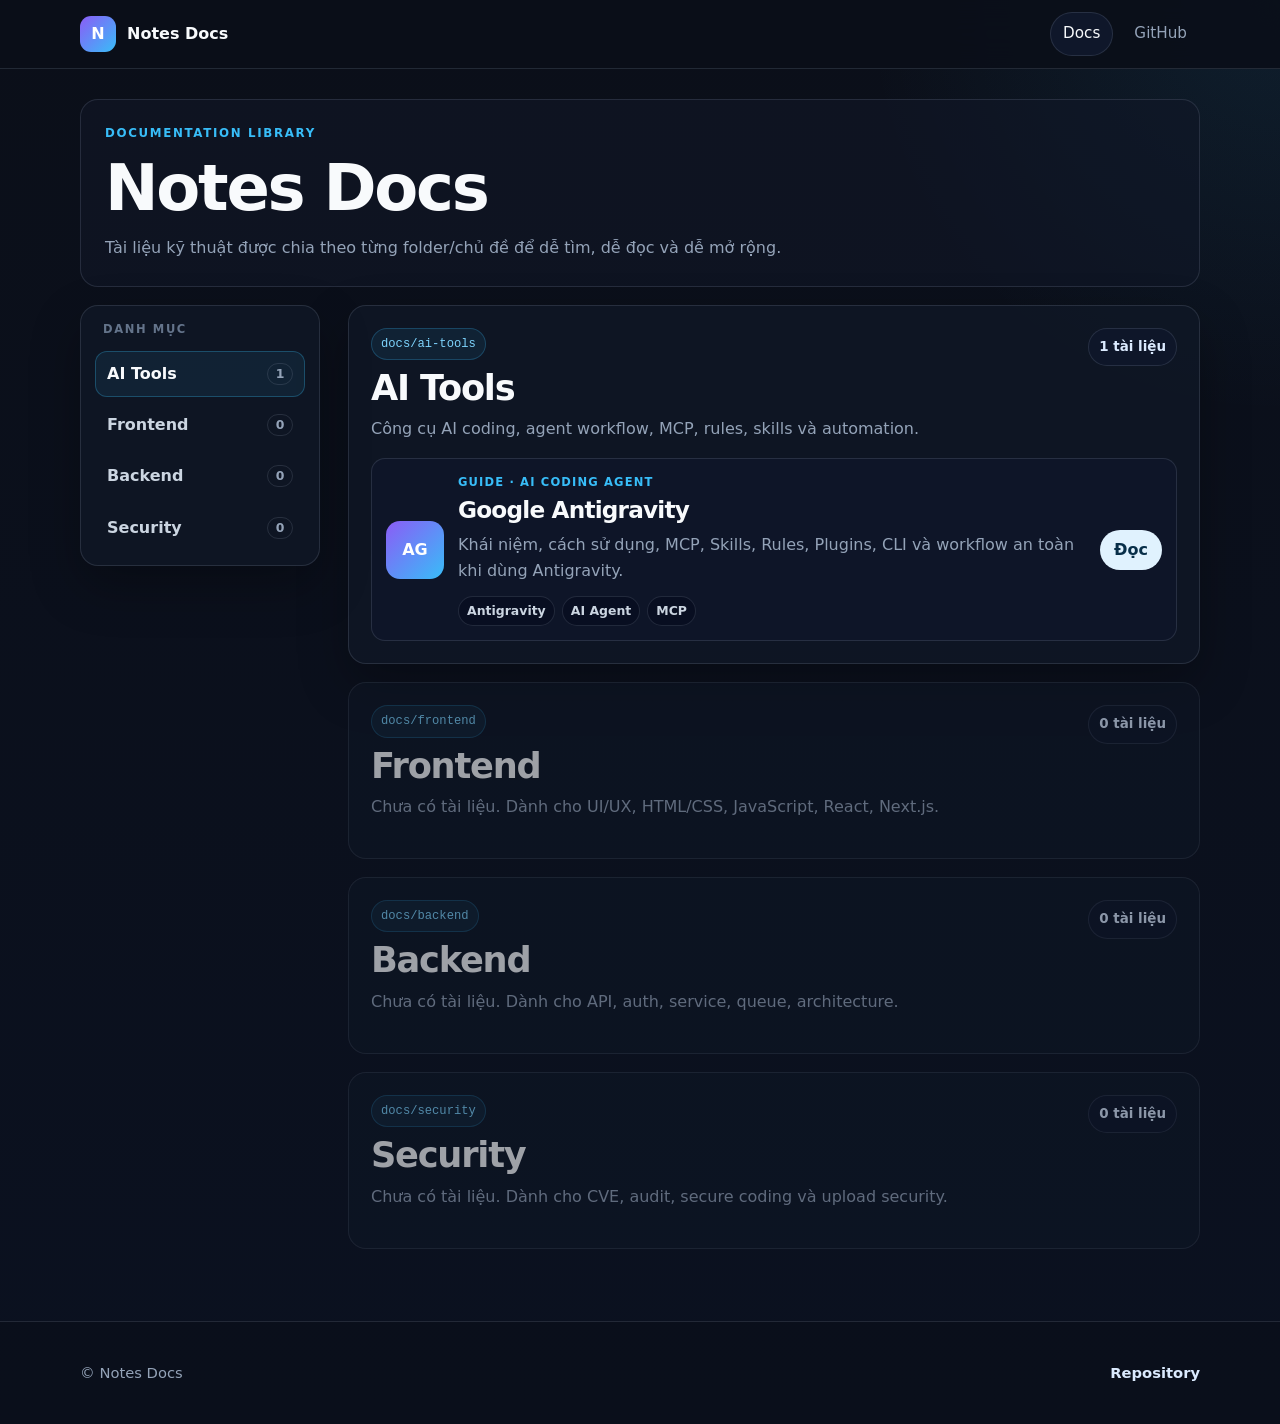
<file: index.html>
<!DOCTYPE html>
<html lang="vi">
<head>
  <meta charset="UTF-8" />
  <meta name="viewport" content="width=device-width, initial-scale=1.0" />
  <meta name="description" content="Kho tài liệu kỹ thuật cá nhân tổ chức theo từng thư mục." />
  <title>Notes Docs</title>
  <link rel="stylesheet" href="assets/css/styles.css" />
</head>
<body>
  <header class="site-header">
    <div class="container header-inner">
      <a class="brand" href="index.html" aria-label="Notes Docs Home">
        <span class="brand-mark">N</span>
        <span class="brand-text">Notes Docs</span>
      </a>
      <nav class="site-nav" aria-label="Điều hướng chính">
        <a href="index.html" aria-current="page">Docs</a>
        <a href="https://github.com/anhvu0510/notes" target="_blank" rel="noopener noreferrer">GitHub</a>
      </nav>
    </div>
  </header>

  <main class="docs-page">
    <div class="container">
      <section class="page-heading" aria-label="Giới thiệu thư viện">
        <p class="eyebrow">Documentation Library</p>
        <h1>Notes Docs</h1>
        <p>Tài liệu kỹ thuật được chia theo từng folder/chủ đề để dễ tìm, dễ đọc và dễ mở rộng.</p>
      </section>

      <div class="docs-layout">
        <aside class="docs-sidebar" aria-label="Danh mục tài liệu">
          <div class="sidebar-card">
            <p class="sidebar-title">Danh mục</p>
            <a class="sidebar-item active" href="#ai-tools">
              <span>AI Tools</span>
              <strong>1</strong>
            </a>
            <a class="sidebar-item" href="#frontend">
              <span>Frontend</span>
              <strong>0</strong>
            </a>
            <a class="sidebar-item" href="#backend">
              <span>Backend</span>
              <strong>0</strong>
            </a>
            <a class="sidebar-item" href="#security">
              <span>Security</span>
              <strong>0</strong>
            </a>
          </div>
        </aside>

        <section class="docs-content" aria-label="Nội dung thư viện">
          <section id="ai-tools" class="folder-group">
            <div class="folder-header">
              <div>
                <p class="folder-path">docs/ai-tools</p>
                <h2>AI Tools</h2>
                <p>Công cụ AI coding, agent workflow, MCP, rules, skills và automation.</p>
              </div>
              <span class="folder-total">1 tài liệu</span>
            </div>

            <div class="document-list">
              <article class="document-card">
                <div class="document-icon">AG</div>
                <div class="document-body">
                  <p class="document-type">Guide · AI Coding Agent</p>
                  <h3><a href="docs/ai-tools/antigravity-google.html">Google Antigravity</a></h3>
                  <p>Khái niệm, cách sử dụng, MCP, Skills, Rules, Plugins, CLI và workflow an toàn khi dùng Antigravity.</p>
                  <div class="document-tags" aria-label="Chủ đề tài liệu">
                    <span>Antigravity</span>
                    <span>AI Agent</span>
                    <span>MCP</span>
                  </div>
                </div>
                <a class="document-action" href="docs/ai-tools/antigravity-google.html">Đọc</a>
              </article>
            </div>
          </section>

          <section id="frontend" class="folder-group empty">
            <div class="folder-header">
              <div>
                <p class="folder-path">docs/frontend</p>
                <h2>Frontend</h2>
                <p>Chưa có tài liệu. Dành cho UI/UX, HTML/CSS, JavaScript, React, Next.js.</p>
              </div>
              <span class="folder-total">0 tài liệu</span>
            </div>
          </section>

          <section id="backend" class="folder-group empty">
            <div class="folder-header">
              <div>
                <p class="folder-path">docs/backend</p>
                <h2>Backend</h2>
                <p>Chưa có tài liệu. Dành cho API, auth, service, queue, architecture.</p>
              </div>
              <span class="folder-total">0 tài liệu</span>
            </div>
          </section>

          <section id="security" class="folder-group empty">
            <div class="folder-header">
              <div>
                <p class="folder-path">docs/security</p>
                <h2>Security</h2>
                <p>Chưa có tài liệu. Dành cho CVE, audit, secure coding và upload security.</p>
              </div>
              <span class="folder-total">0 tài liệu</span>
            </div>
          </section>
        </section>
      </div>
    </div>
  </main>

  <footer class="site-footer">
    <div class="container footer-inner">
      <p>© Notes Docs</p>
      <a href="https://github.com/anhvu0510/notes" target="_blank" rel="noopener noreferrer">Repository</a>
    </div>
  </footer>
</body>
</html>
</file>
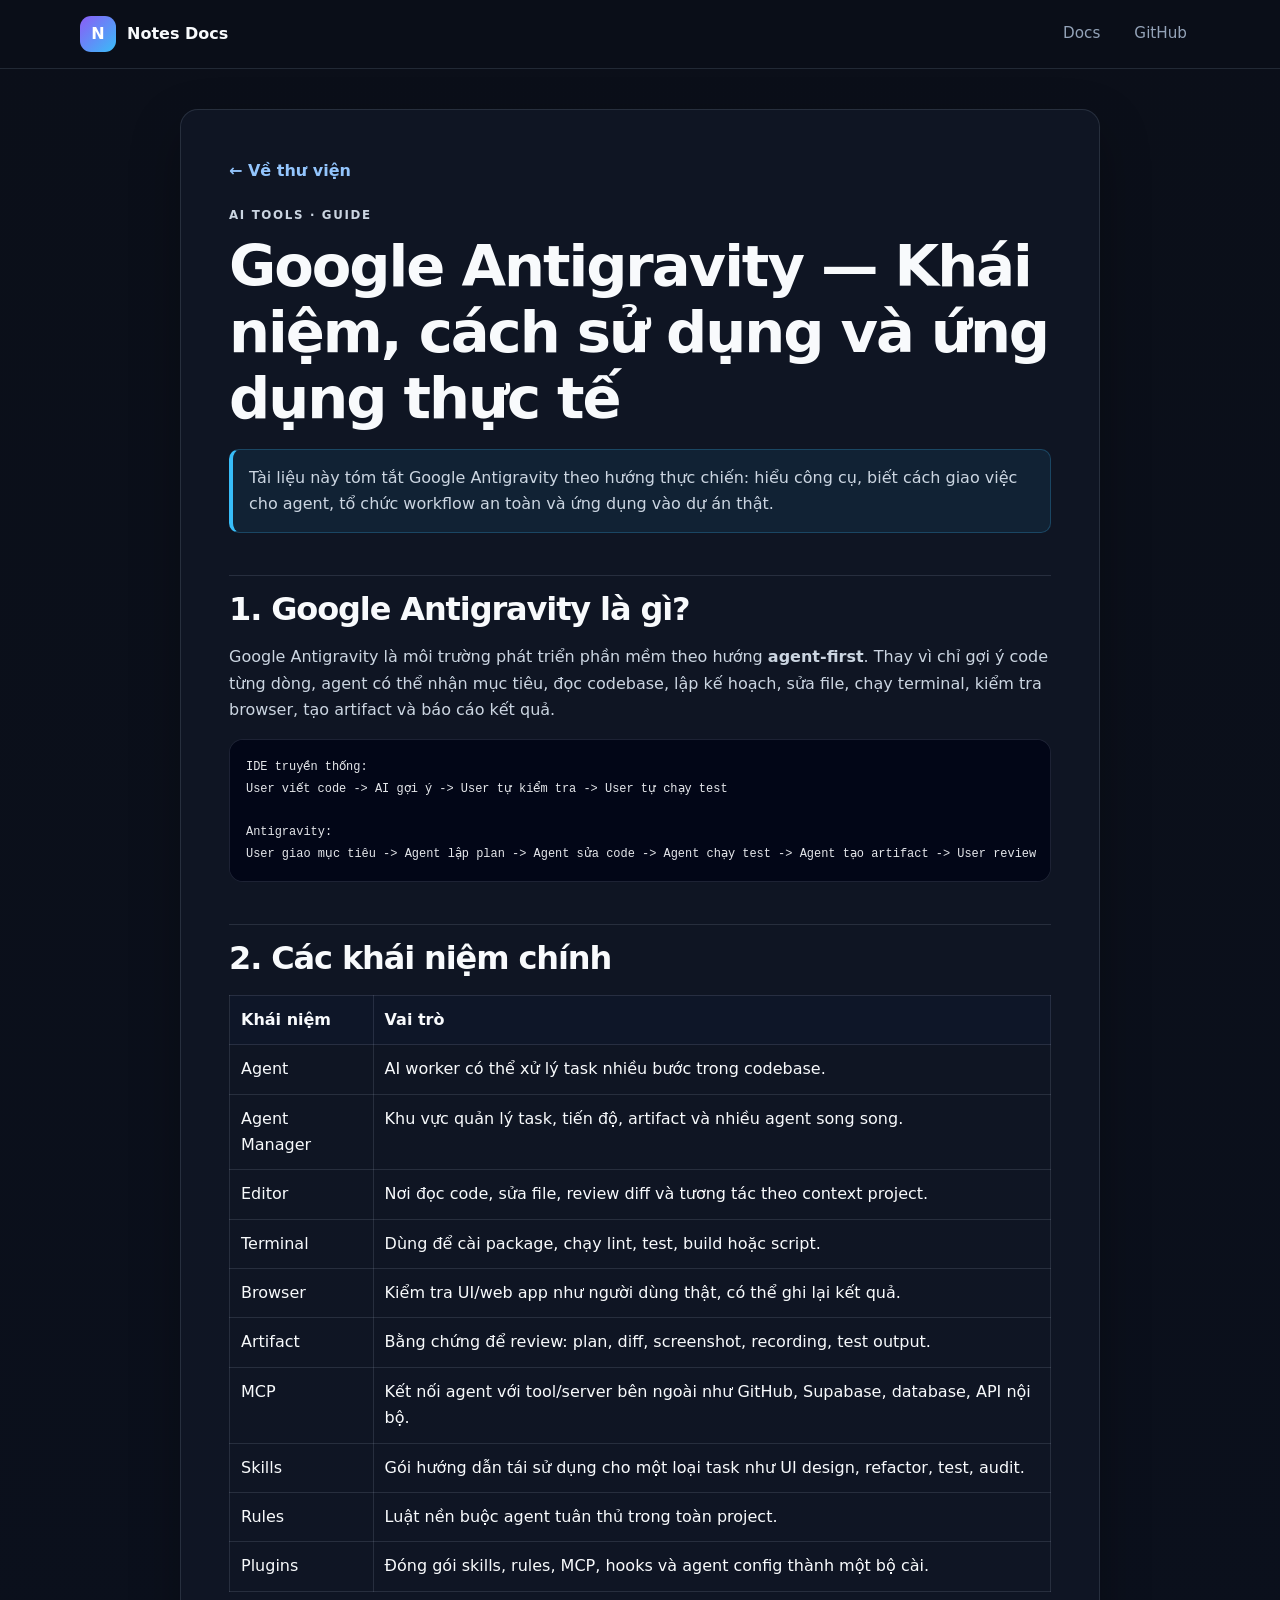
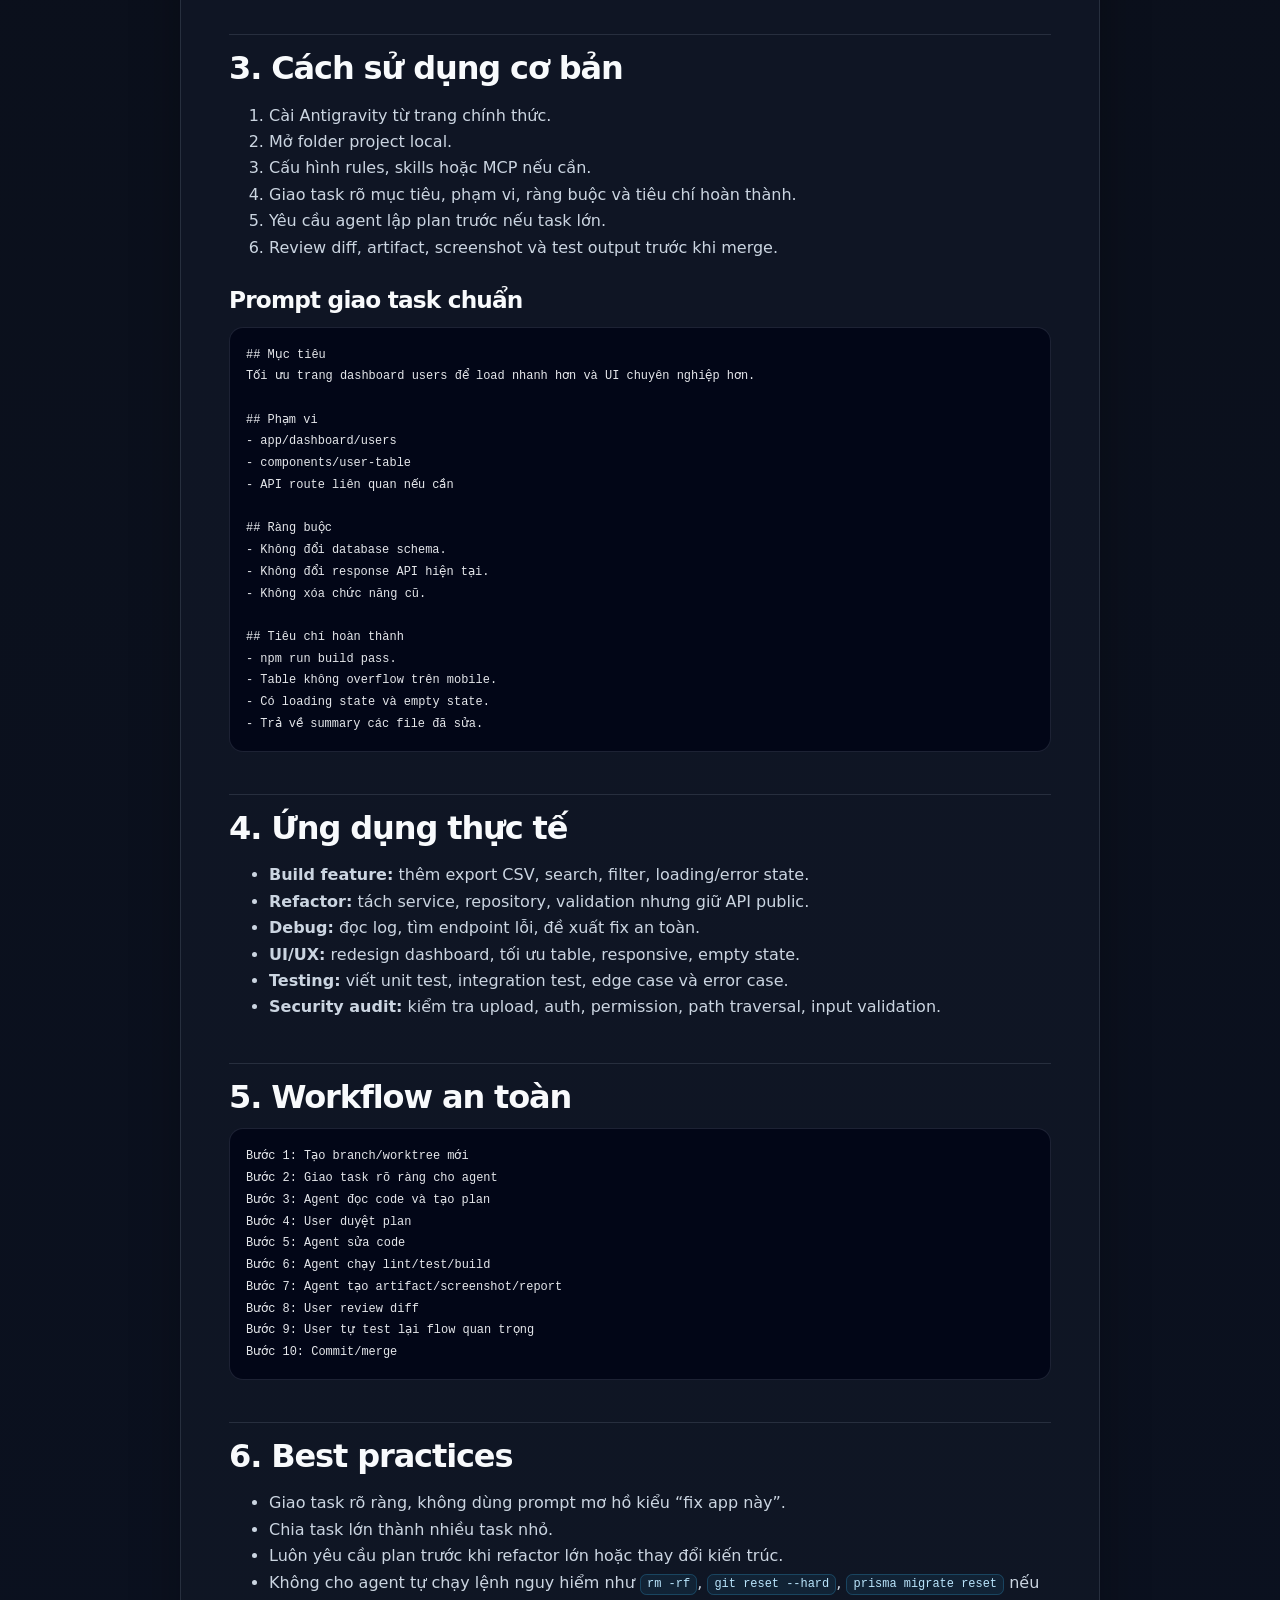
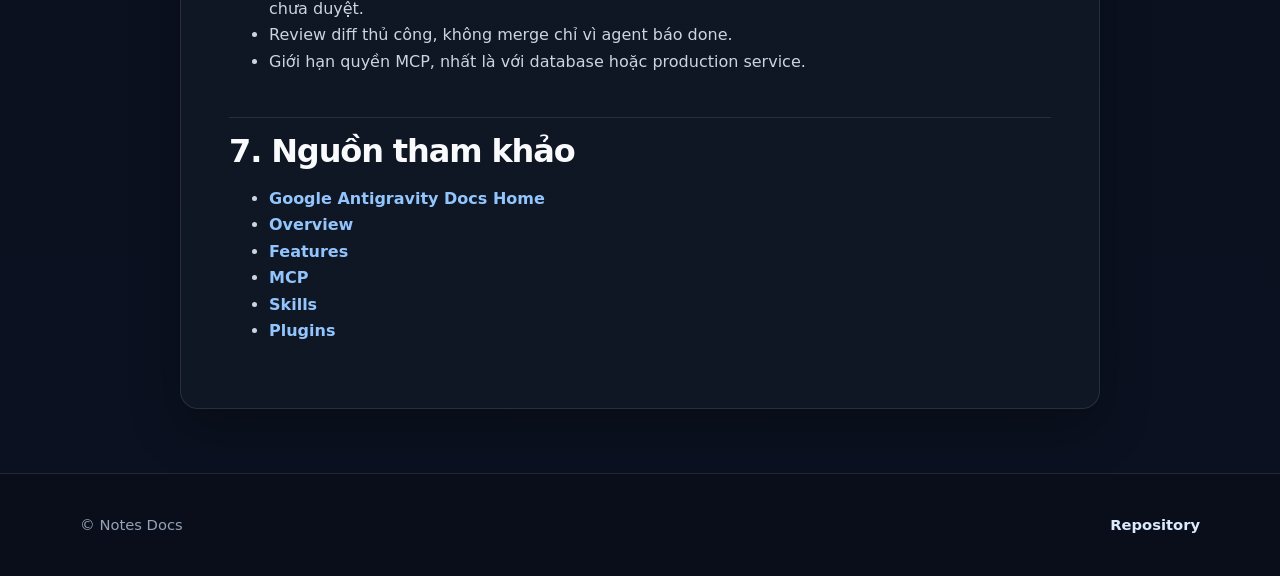
<file: docs/ai-tools/antigravity-google.html>
<!DOCTYPE html>
<html lang="vi">
<head>
  <meta charset="UTF-8" />
  <meta name="viewport" content="width=device-width, initial-scale=1.0" />
  <meta name="description" content="Tài liệu tiếng Việt về Google Antigravity." />
  <title>Google Antigravity | Notes Docs</title>
  <link rel="stylesheet" href="../../assets/css/styles.css" />
</head>
<body class="article-page">
  <header class="site-header">
    <div class="container header-inner">
      <a class="brand" href="../../index.html" aria-label="Notes Docs Home">
        <span class="brand-mark">N</span>
        <span class="brand-text">Notes Docs</span>
      </a>
      <nav class="site-nav" aria-label="Điều hướng chính">
        <a href="../../index.html">Docs</a>
        <a href="https://github.com/anhvu0510/notes" target="_blank" rel="noopener noreferrer">GitHub</a>
      </nav>
    </div>
  </header>

  <main class="article-layout">
    <article class="article-shell">
      <a class="back-link" href="../../index.html">← Về thư viện</a>

      <p class="eyebrow">AI Tools · Guide</p>
      <h1>Google Antigravity — Khái niệm, cách sử dụng và ứng dụng thực tế</h1>

      <p class="article-note">
        Tài liệu này tóm tắt Google Antigravity theo hướng thực chiến: hiểu công cụ, biết cách giao việc cho agent, tổ chức workflow an toàn và ứng dụng vào dự án thật.
      </p>

      <h2>1. Google Antigravity là gì?</h2>
      <p>
        Google Antigravity là môi trường phát triển phần mềm theo hướng <strong>agent-first</strong>. Thay vì chỉ gợi ý code từng dòng, agent có thể nhận mục tiêu, đọc codebase, lập kế hoạch, sửa file, chạy terminal, kiểm tra browser, tạo artifact và báo cáo kết quả.
      </p>

      <pre><code>IDE truyền thống:
User viết code -> AI gợi ý -> User tự kiểm tra -> User tự chạy test

Antigravity:
User giao mục tiêu -> Agent lập plan -> Agent sửa code -> Agent chạy test -> Agent tạo artifact -> User review</code></pre>

      <h2>2. Các khái niệm chính</h2>
      <table>
        <thead>
          <tr>
            <th>Khái niệm</th>
            <th>Vai trò</th>
          </tr>
        </thead>
        <tbody>
          <tr>
            <td>Agent</td>
            <td>AI worker có thể xử lý task nhiều bước trong codebase.</td>
          </tr>
          <tr>
            <td>Agent Manager</td>
            <td>Khu vực quản lý task, tiến độ, artifact và nhiều agent song song.</td>
          </tr>
          <tr>
            <td>Editor</td>
            <td>Nơi đọc code, sửa file, review diff và tương tác theo context project.</td>
          </tr>
          <tr>
            <td>Terminal</td>
            <td>Dùng để cài package, chạy lint, test, build hoặc script.</td>
          </tr>
          <tr>
            <td>Browser</td>
            <td>Kiểm tra UI/web app như người dùng thật, có thể ghi lại kết quả.</td>
          </tr>
          <tr>
            <td>Artifact</td>
            <td>Bằng chứng để review: plan, diff, screenshot, recording, test output.</td>
          </tr>
          <tr>
            <td>MCP</td>
            <td>Kết nối agent với tool/server bên ngoài như GitHub, Supabase, database, API nội bộ.</td>
          </tr>
          <tr>
            <td>Skills</td>
            <td>Gói hướng dẫn tái sử dụng cho một loại task như UI design, refactor, test, audit.</td>
          </tr>
          <tr>
            <td>Rules</td>
            <td>Luật nền buộc agent tuân thủ trong toàn project.</td>
          </tr>
          <tr>
            <td>Plugins</td>
            <td>Đóng gói skills, rules, MCP, hooks và agent config thành một bộ cài.</td>
          </tr>
        </tbody>
      </table>

      <h2>3. Cách sử dụng cơ bản</h2>
      <ol>
        <li>Cài Antigravity từ trang chính thức.</li>
        <li>Mở folder project local.</li>
        <li>Cấu hình rules, skills hoặc MCP nếu cần.</li>
        <li>Giao task rõ mục tiêu, phạm vi, ràng buộc và tiêu chí hoàn thành.</li>
        <li>Yêu cầu agent lập plan trước nếu task lớn.</li>
        <li>Review diff, artifact, screenshot và test output trước khi merge.</li>
      </ol>

      <h3>Prompt giao task chuẩn</h3>
      <pre><code>## Mục tiêu
Tối ưu trang dashboard users để load nhanh hơn và UI chuyên nghiệp hơn.

## Phạm vi
- app/dashboard/users
- components/user-table
- API route liên quan nếu cần

## Ràng buộc
- Không đổi database schema.
- Không đổi response API hiện tại.
- Không xóa chức năng cũ.

## Tiêu chí hoàn thành
- npm run build pass.
- Table không overflow trên mobile.
- Có loading state và empty state.
- Trả về summary các file đã sửa.</code></pre>

      <h2>4. Ứng dụng thực tế</h2>
      <ul>
        <li><strong>Build feature:</strong> thêm export CSV, search, filter, loading/error state.</li>
        <li><strong>Refactor:</strong> tách service, repository, validation nhưng giữ API public.</li>
        <li><strong>Debug:</strong> đọc log, tìm endpoint lỗi, đề xuất fix an toàn.</li>
        <li><strong>UI/UX:</strong> redesign dashboard, tối ưu table, responsive, empty state.</li>
        <li><strong>Testing:</strong> viết unit test, integration test, edge case và error case.</li>
        <li><strong>Security audit:</strong> kiểm tra upload, auth, permission, path traversal, input validation.</li>
      </ul>

      <h2>5. Workflow an toàn</h2>
      <pre><code>Bước 1: Tạo branch/worktree mới
Bước 2: Giao task rõ ràng cho agent
Bước 3: Agent đọc code và tạo plan
Bước 4: User duyệt plan
Bước 5: Agent sửa code
Bước 6: Agent chạy lint/test/build
Bước 7: Agent tạo artifact/screenshot/report
Bước 8: User review diff
Bước 9: User tự test lại flow quan trọng
Bước 10: Commit/merge</code></pre>

      <h2>6. Best practices</h2>
      <ul>
        <li>Giao task rõ ràng, không dùng prompt mơ hồ kiểu “fix app này”.</li>
        <li>Chia task lớn thành nhiều task nhỏ.</li>
        <li>Luôn yêu cầu plan trước khi refactor lớn hoặc thay đổi kiến trúc.</li>
        <li>Không cho agent tự chạy lệnh nguy hiểm như <code>rm -rf</code>, <code>git reset --hard</code>, <code>prisma migrate reset</code> nếu chưa duyệt.</li>
        <li>Review diff thủ công, không merge chỉ vì agent báo done.</li>
        <li>Giới hạn quyền MCP, nhất là với database hoặc production service.</li>
      </ul>

      <h2>7. Nguồn tham khảo</h2>
      <ul>
        <li><a href="https://antigravity.google/docs/home" target="_blank" rel="noopener noreferrer">Google Antigravity Docs Home</a></li>
        <li><a href="https://antigravity.google/docs/overview" target="_blank" rel="noopener noreferrer">Overview</a></li>
        <li><a href="https://antigravity.google/docs/features" target="_blank" rel="noopener noreferrer">Features</a></li>
        <li><a href="https://antigravity.google/docs/mcp" target="_blank" rel="noopener noreferrer">MCP</a></li>
        <li><a href="https://antigravity.google/docs/skills" target="_blank" rel="noopener noreferrer">Skills</a></li>
        <li><a href="https://antigravity.google/docs/plugins" target="_blank" rel="noopener noreferrer">Plugins</a></li>
      </ul>
    </article>
  </main>

  <footer class="site-footer">
    <div class="container footer-inner">
      <p>© Notes Docs</p>
      <a href="https://github.com/anhvu0510/notes" target="_blank" rel="noopener noreferrer">Repository</a>
    </div>
  </footer>
</body>
</html>
</file>
<file: assets/css/styles.css>
:root {
  color-scheme: dark;
  --bg: #0b0f19;
  --panel: #111827;
  --panel-soft: #0f172a;
  --card: #111c2e;
  --text: #f8fafc;
  --muted: #94a3b8;
  --muted-2: #64748b;
  --border: rgba(148, 163, 184, 0.18);
  --border-strong: rgba(148, 163, 184, 0.28);
  --primary: #38bdf8;
  --accent: #8b5cf6;
  --code-bg: #020617;
  --code-text: #e5e7eb;
  --radius-lg: 18px;
  --radius-md: 14px;
  --radius-sm: 10px;
  --shadow: 0 20px 50px rgba(0, 0, 0, 0.28);
}

* { box-sizing: border-box; }
html { scroll-behavior: smooth; }

body {
  margin: 0;
  min-height: 100vh;
  color: var(--text);
  background:
    radial-gradient(circle at top right, rgba(56, 189, 248, 0.09), transparent 26rem),
    linear-gradient(180deg, #0b0f19 0%, #0b1120 100%);
  font-family: Inter, ui-sans-serif, system-ui, -apple-system, BlinkMacSystemFont, "Segoe UI", sans-serif;
  line-height: 1.65;
}

a { color: inherit; text-decoration: none; }
img { display: block; max-width: 100%; }

code {
  padding: 0.15rem 0.38rem;
  border: 1px solid rgba(56, 189, 248, 0.22);
  border-radius: 0.4rem;
  background: rgba(56, 189, 248, 0.08);
  color: #bae6fd;
  font-size: 0.92em;
}

pre code { padding: 0; border: 0; background: transparent; color: inherit; }

.container {
  width: min(1120px, calc(100% - 40px));
  margin: 0 auto;
}

.site-header {
  position: sticky;
  top: 0;
  z-index: 20;
  border-bottom: 1px solid var(--border);
  background: rgba(11, 15, 25, 0.9);
  backdrop-filter: blur(16px);
}

.header-inner {
  min-height: 68px;
  display: flex;
  align-items: center;
  justify-content: space-between;
  gap: 16px;
}

.brand {
  display: inline-flex;
  align-items: center;
  gap: 11px;
  font-weight: 800;
}

.brand-mark {
  width: 36px;
  height: 36px;
  display: grid;
  place-items: center;
  border-radius: 11px;
  background: linear-gradient(135deg, var(--accent), var(--primary));
  color: #fff;
  font-weight: 900;
}

.brand-text { font-size: 1rem; }

.site-nav {
  display: flex;
  align-items: center;
  gap: 8px;
  color: var(--muted);
  font-size: 0.95rem;
}

.site-nav a {
  padding: 8px 12px;
  border: 1px solid transparent;
  border-radius: 999px;
}

.site-nav a:hover,
.site-nav a[aria-current="page"] {
  border-color: var(--border);
  background: var(--panel-soft);
  color: var(--text);
}

.docs-page { padding: 30px 0 72px; }

.docs-layout {
  display: grid;
  grid-template-columns: 240px minmax(0, 1fr);
  gap: 28px;
  align-items: start;
  margin-top: 18px;
}

.docs-sidebar {
  position: sticky;
  top: 92px;
}

.sidebar-card {
  padding: 14px;
  border: 1px solid var(--border);
  border-radius: var(--radius-lg);
  background: rgba(17, 24, 39, 0.76);
  box-shadow: var(--shadow);
}

.sidebar-title {
  margin: 0 8px 12px;
  color: var(--muted-2);
  font-size: 0.72rem;
  font-weight: 800;
  letter-spacing: 0.14em;
  text-transform: uppercase;
}

.sidebar-item {
  display: flex;
  align-items: center;
  justify-content: space-between;
  gap: 10px;
  min-height: 42px;
  padding: 9px 11px;
  border: 1px solid transparent;
  border-radius: 12px;
  color: #cbd5e1;
  font-weight: 700;
}

.sidebar-item + .sidebar-item { margin-top: 5px; }

.sidebar-item strong {
  min-width: 26px;
  height: 22px;
  display: grid;
  place-items: center;
  border: 1px solid var(--border);
  border-radius: 999px;
  color: var(--muted);
  font-size: 0.78rem;
}

.sidebar-item:hover,
.sidebar-item.active {
  border-color: rgba(56, 189, 248, 0.28);
  background: rgba(56, 189, 248, 0.08);
  color: var(--text);
}

.docs-content { display: grid; gap: 18px; }

.page-heading {
  padding: 24px;
  border: 1px solid var(--border);
  border-radius: var(--radius-lg);
  background: rgba(17, 24, 39, 0.62);
}

.eyebrow {
  margin: 0 0 8px;
  color: var(--primary);
  font-size: 0.74rem;
  font-weight: 800;
  letter-spacing: 0.14em;
  text-transform: uppercase;
}

h1, h2, h3 {
  line-height: 1.15;
  letter-spacing: -0.035em;
}

h1 {
  margin: 0;
  font-size: clamp(2.2rem, 5vw, 4rem);
}

h2 {
  margin: 0;
  font-size: clamp(1.55rem, 3vw, 2.2rem);
}

h3 {
  margin: 0 0 8px;
  font-size: clamp(1.18rem, 2vw, 1.45rem);
}

.page-heading p:not(.eyebrow),
.folder-header p,
.document-body p {
  color: var(--muted);
}

.page-heading p:not(.eyebrow) {
  max-width: 720px;
  margin: 10px 0 0;
}

.folder-group {
  padding: 22px;
  border: 1px solid var(--border);
  border-radius: var(--radius-lg);
  background: rgba(17, 24, 39, 0.76);
  box-shadow: var(--shadow);
}

.folder-group.empty {
  opacity: 0.62;
  box-shadow: none;
}

.folder-header {
  display: flex;
  align-items: flex-start;
  justify-content: space-between;
  gap: 16px;
  margin-bottom: 16px;
}

.folder-header p {
  max-width: 720px;
  margin: 8px 0 0;
}

.folder-path {
  width: fit-content;
  margin: 0 0 8px !important;
  padding: 5px 9px;
  border: 1px solid rgba(56, 189, 248, 0.24);
  border-radius: 999px;
  background: rgba(56, 189, 248, 0.08);
  color: #7dd3fc !important;
  font-family: ui-monospace, SFMono-Regular, Menlo, Monaco, Consolas, monospace;
  font-size: 0.76rem;
}

.folder-total {
  flex: 0 0 auto;
  padding: 7px 10px;
  border: 1px solid var(--border);
  border-radius: 999px;
  color: #dbeafe;
  background: rgba(15, 23, 42, 0.86);
  font-size: 0.84rem;
  font-weight: 800;
}

.document-list { display: grid; gap: 12px; }

.document-card {
  display: grid;
  grid-template-columns: 58px minmax(0, 1fr) auto;
  gap: 14px;
  align-items: center;
  padding: 14px;
  border: 1px solid var(--border);
  border-radius: var(--radius-md);
  background: rgba(15, 23, 42, 0.82);
}

.document-card:hover {
  border-color: var(--border-strong);
  background: #111c2e;
}

.document-icon {
  width: 58px;
  height: 58px;
  display: grid;
  place-items: center;
  border-radius: 14px;
  background: linear-gradient(135deg, var(--accent), var(--primary));
  color: #fff;
  font-weight: 900;
}

.document-type {
  margin: 0 0 5px !important;
  color: var(--primary) !important;
  font-size: 0.72rem;
  font-weight: 800;
  letter-spacing: 0.1em;
  text-transform: uppercase;
}

.document-body p {
  margin: 0;
}

.document-tags {
  display: flex;
  flex-wrap: wrap;
  gap: 7px;
  margin-top: 11px;
}

.document-tags span {
  padding: 4px 8px;
  border: 1px solid var(--border);
  border-radius: 999px;
  background: rgba(2, 6, 23, 0.4);
  color: #cbd5e1;
  font-size: 0.78rem;
  font-weight: 700;
}

.document-action {
  min-height: 40px;
  display: inline-flex;
  align-items: center;
  justify-content: center;
  padding: 0 14px;
  border-radius: 999px;
  background: #e0f2fe;
  color: #082f49;
  font-weight: 800;
  white-space: nowrap;
}

.document-action:hover { background: #bae6fd; }

.site-footer {
  padding: 24px 0;
  border-top: 1px solid var(--border);
  background: rgba(11, 15, 25, 0.72);
}

.footer-inner {
  display: flex;
  align-items: center;
  justify-content: space-between;
  gap: 16px;
  color: var(--muted);
  font-size: 0.92rem;
}

.footer-inner a { color: #dbeafe; font-weight: 700; }

/* Article pages */
.article-page { background: linear-gradient(180deg, #0b0f19 0%, #0b1120 100%); }
.article-layout { padding: 40px 0 64px; }
.article-shell {
  max-width: 920px;
  margin: 0 auto;
  padding: clamp(22px, 5vw, 48px);
  border: 1px solid var(--border);
  border-radius: var(--radius-lg);
  background: rgba(17, 24, 39, 0.82);
  box-shadow: var(--shadow);
}
.article-shell h1 { font-size: clamp(2rem, 5vw, 3.6rem); }
.article-shell h2 {
  margin-top: 42px;
  padding-top: 15px;
  border-top: 1px solid var(--border);
  font-size: clamp(1.45rem, 3vw, 2rem);
}
.article-shell h3 { margin-top: 26px; }
.article-shell p,
.article-shell li { color: #cbd5e1; }
.article-shell a { color: #93c5fd; font-weight: 700; }
.article-shell table { width: 100%; border-collapse: collapse; margin: 18px 0; }
.article-shell th,
.article-shell td { padding: 11px; border: 1px solid var(--border); text-align: left; vertical-align: top; }
.article-shell th { background: rgba(15, 23, 42, 0.9); }
.article-shell pre {
  overflow-x: auto;
  padding: 16px;
  border: 1px solid var(--border);
  border-radius: var(--radius-md);
  background: var(--code-bg);
  color: var(--code-text);
}
.article-note {
  padding: 15px 16px;
  border: 1px solid rgba(56, 189, 248, 0.24);
  border-left: 4px solid var(--primary);
  border-radius: var(--radius-sm);
  background: rgba(56, 189, 248, 0.08);
}
.back-link { display: inline-flex; margin-bottom: 22px; color: #93c5fd; font-weight: 800; }

@media (max-width: 900px) {
  .docs-layout { grid-template-columns: 1fr; }
  .docs-sidebar { position: static; }
  .sidebar-card {
    display: flex;
    gap: 8px;
    overflow-x: auto;
    padding: 10px;
    border-radius: var(--radius-md);
    scroll-snap-type: x mandatory;
    -webkit-overflow-scrolling: touch;
  }
  .sidebar-card::-webkit-scrollbar { display: none; }
  .sidebar-title { display: none; }
  .sidebar-item {
    flex: 0 0 auto;
    min-width: 128px;
    scroll-snap-align: start;
  }
  .sidebar-item + .sidebar-item { margin-top: 0; }
}

@media (max-width: 640px) {
  .container { width: min(100% - 28px, 1120px); }
  .header-inner { min-height: 60px; }
  .brand-mark { width: 34px; height: 34px; border-radius: 10px; }
  .brand-text { font-size: 0.98rem; }
  .site-nav { gap: 4px; font-size: 0.9rem; }
  .site-nav a { padding: 7px 9px; }

  .docs-page { padding: 18px 0 44px; }
  .page-heading { padding: 18px; }
  .eyebrow { font-size: 0.68rem; letter-spacing: 0.12em; }
  h1 { font-size: clamp(2rem, 12vw, 3rem); }
  h2 { font-size: 1.45rem; }
  h3 { font-size: 1.18rem; }
  .page-heading p:not(.eyebrow) { font-size: 0.95rem; }

  .docs-layout { gap: 14px; margin-top: 14px; }
  .sidebar-card {
    margin-inline: -2px;
    padding: 8px;
    background: rgba(17, 24, 39, 0.9);
  }
  .sidebar-item {
    min-width: 118px;
    min-height: 38px;
    padding: 8px 10px;
    font-size: 0.9rem;
  }
  .sidebar-item strong {
    min-width: 24px;
    height: 20px;
    font-size: 0.72rem;
  }

  .docs-content { gap: 14px; }
  .folder-group { padding: 16px; border-radius: 16px; }
  .folder-group.empty { display: none; }
  .folder-header { flex-direction: column; gap: 10px; margin-bottom: 14px; }
  .folder-path { font-size: 0.68rem; max-width: 100%; overflow-wrap: anywhere; }
  .folder-total { width: fit-content; }
  .folder-header p { font-size: 0.94rem; }

  .document-card {
    grid-template-columns: 48px minmax(0, 1fr);
    gap: 12px;
    align-items: start;
    padding: 14px;
  }
  .document-icon {
    width: 48px;
    height: 48px;
    border-radius: 12px;
    font-size: 0.92rem;
  }
  .document-body { min-width: 0; }
  .document-type { font-size: 0.64rem; letter-spacing: 0.08em; }
  .document-body p { font-size: 0.94rem; }
  .document-tags { gap: 6px; margin-top: 10px; }
  .document-tags span { font-size: 0.72rem; padding: 3px 7px; }
  .document-action {
    grid-column: 1 / -1;
    width: 100%;
    min-height: 42px;
    margin-top: 2px;
  }

  .footer-inner { align-items: flex-start; flex-direction: column; }
  .article-layout { padding: 24px 0 48px; }
  .article-shell { padding: 20px; }
  .article-shell table { display: block; overflow-x: auto; white-space: nowrap; }
}
</file>
